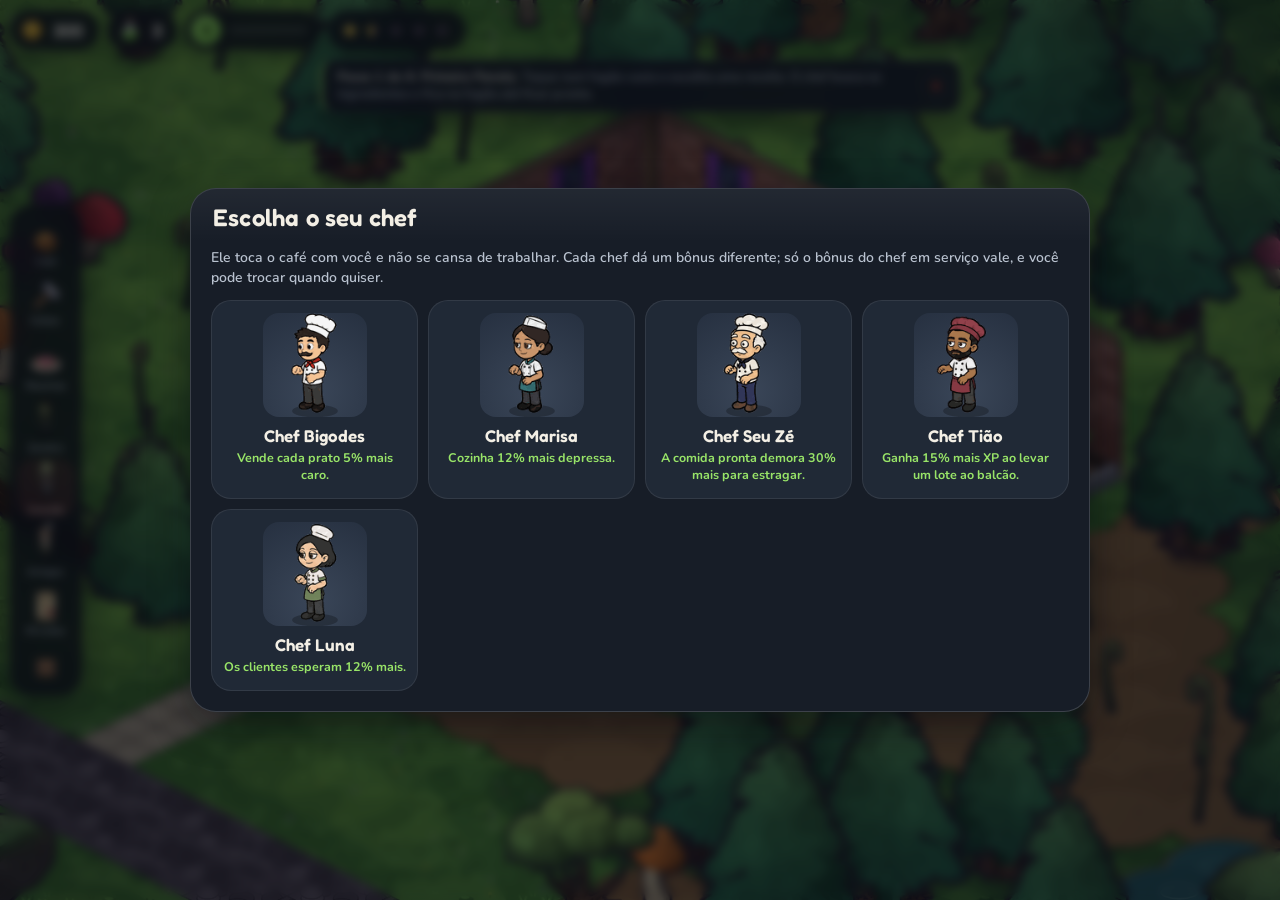
<file: index.html>
<!doctype html>
<html lang="pt-BR">
<head>
  <meta charset="utf-8">
  <meta name="viewport" content="width=device-width, initial-scale=1, maximum-scale=1, user-scalable=no">
  <title>Zombie Café — Protótipo</title>
  <link rel="preconnect" href="https://fonts.googleapis.com">
  <link rel="preconnect" href="https://fonts.gstatic.com" crossorigin>
  <link href="https://fonts.googleapis.com/css2?family=Fredoka:wght@500;600;700&family=Nunito:wght@600;700;800;900&display=swap" rel="stylesheet">
  <link rel="stylesheet" href="css/style.css">
</head>
<body>
  <canvas id="game"></canvas>

  <div id="hud">
    <div class="pill"><i class="ico coin"></i><span id="coins">0</span></div>
    <div class="pill"><i class="ico toxin"></i><span id="toxin">0</span></div>
    <div class="pill level" title="Nível e experiência"><b id="lvl">1</b><div class="xpbar"><i id="xpfill"></i></div></div>
    <button class="pill stars" id="rating" aria-label="Reputação"></button>
  </div>
  <div id="banner" class="hidden"></div>

  <div id="toolbar">
    <button data-act="shop" title="Loja" aria-label="Loja"><span class="bi" data-ic="chest"></span>Loja</button>
    <button data-act="edit" title="Editar" aria-label="Editar"><span class="bi" data-ic="hammer" data-px="34"></span>Editar</button>
    <button data-act="book" title="Receitas" aria-label="Receitas"><span class="bi" data-ic="book" data-px="34"></span>Receitas</button>
    <button data-act="zombies" title="Zumbis" aria-label="Zumbis"><span class="bi" data-ic="skull" data-px="34"></span>Zumbis</button>
    <button data-act="raid" class="hot" title="Invasão" aria-label="Invasão"><span class="bi" data-ic="bone" data-px="34"></span>Invasão</button>
    <button data-act="friends" title="Amigos" aria-label="Amigos"><span class="bi" data-ic="note" data-px="34"></span>Amigos</button>
    <button data-act="missions" title="Missões" aria-label="Missões"><span class="bi" data-ic="scroll" data-px="34"></span>Missões<b id="missbadge" style="display:none"></b></button>
    <button data-act="menu" class="small" title="Menu"><span class="bi" data-ic="menu" data-px="26"></span></button>
  </div>
  <div id="editbar" class="hidden"></div>
  <div id="raidbar" class="hidden"><span id="raidhint"></span><button id="sendall" class="btn buy">Atacar com todos</button><button id="retreat" class="btn ghost">Recuar</button></div>
  <div id="toasts"></div>
  <div id="cmenu" class="hidden"></div>

  <div id="modal" class="hidden">
    <div class="panel">
      <div class="phead"><h2></h2><button class="x" aria-label="Fechar" data-ic="close" data-px="20"></button></div>
      <div class="pbody"></div>
    </div>
  </div>

  <div id="loading">
    <h1>ZOMBIE CAFÉ</h1>
    <p>um café para os mortos</p>
    <div class="bar"><i></i></div>
  </div>

  <script src="js/config.js"></script>
  <script src="js/sprites-manifest.js"></script>
  <script src="js/chars-manifest.js"></script>
  <script src="js/props-manifest.js"></script>
  <script src="js/data.js"></script>
  <script src="js/staff.js"></script>
  <script src="js/assets.js"></script>
  <script src="js/variants.js"></script>
  <script src="js/icons.js"></script>
  <script src="js/state.js"></script>
  <script src="js/furniture.js"></script>
  <script src="js/decor.js"></script>
  <script src="js/world.js"></script>
  <script src="js/specials.js"></script>
  <script src="js/cafe.js"></script>
  <script src="js/social.js"></script>
  <script src="js/drag.js"></script>
  <script src="js/render.js"></script>
  <script src="js/raid.js"></script>
  <script src="js/ui.js"></script>
  <script src="js/main.js"></script>
</body>
</html>
</file>
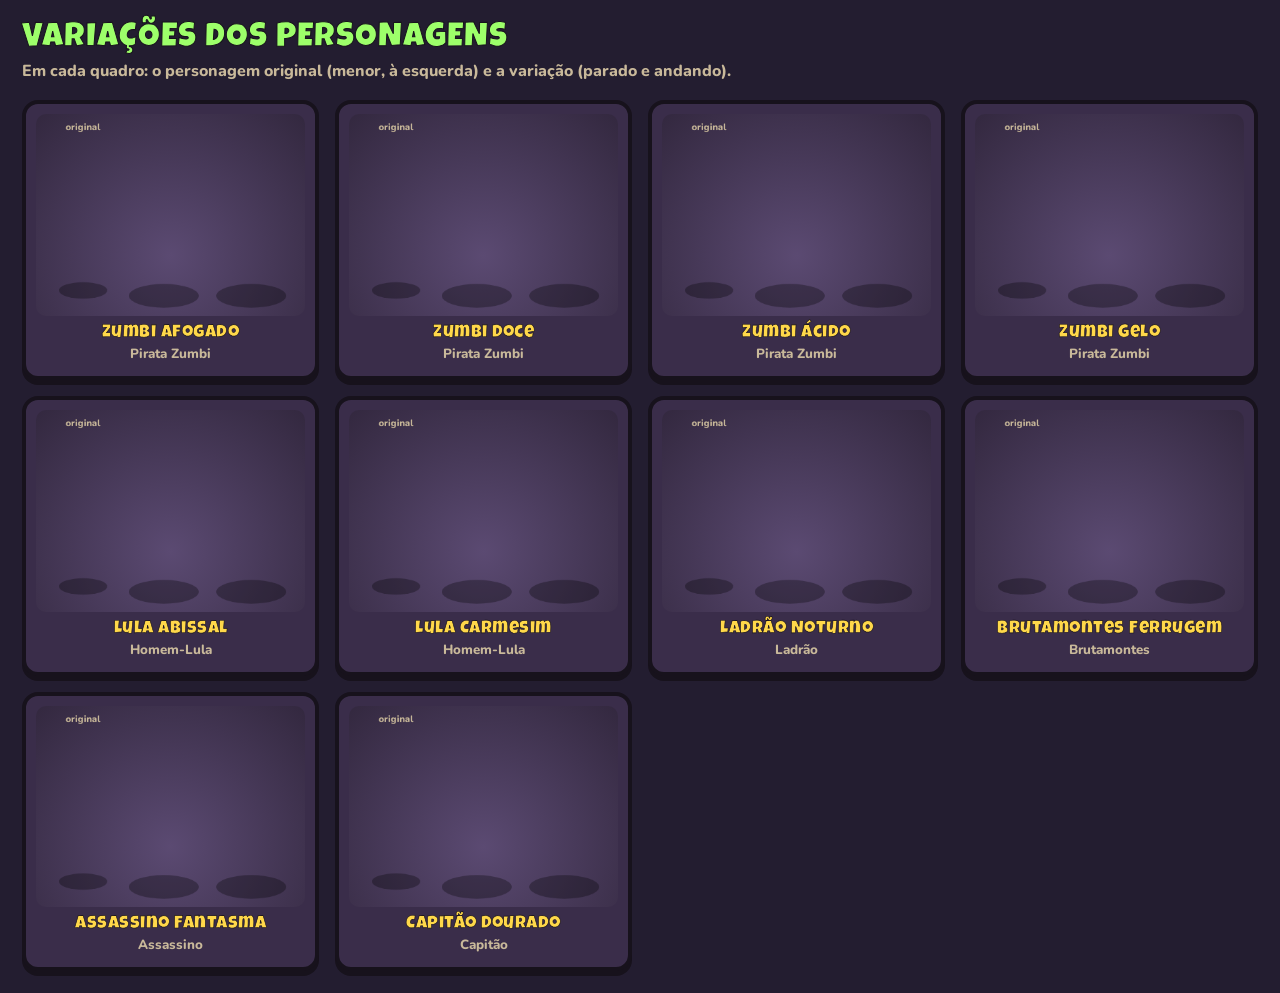
<file: variants.html>
<!doctype html>
<html lang="pt-BR">
<head>
<meta charset="utf-8">
<meta name="viewport" content="width=device-width, initial-scale=1">
<title>Variações dos personagens</title>
<link href="https://fonts.googleapis.com/css2?family=Luckiest+Guy&family=Nunito:wght@800;900&display=swap" rel="stylesheet">
<style>
  body { margin: 0; padding: 22px; background: #231d30; color: #f3e6c8; font-family: 'Nunito', sans-serif; }
  h1 { font: 34px 'Luckiest Guy', Impact, sans-serif; color: #9dff6a; margin: 0 0 4px; -webkit-text-stroke: 1px #17121c; letter-spacing: 1px; }
  p { margin: 0 0 18px; color: #c9b99a; font-weight: 800; }
  .grid { display: grid; grid-template-columns: repeat(auto-fill, minmax(250px, 1fr)); gap: 16px; }
  .card { background: #3a2d4a; border: 4px solid #17121c; border-radius: 16px; padding: 10px 10px 12px; box-shadow: 0 5px 0 #17121c; text-align: center; }
  .card canvas { width: 100%; height: auto; display: block; border-radius: 10px; background: radial-gradient(circle at 50% 70%, #5b4a72, #33283f); }
  .card b { display: block; margin-top: 8px; font: 18px 'Luckiest Guy', Impact, sans-serif; letter-spacing: .5px; color: #ffd84a; -webkit-text-stroke: .6px #17121c; }
  .card small { color: #c9b99a; font-weight: 800; }
</style>
</head>
<body>
<h1>VARIAÇÕES DOS PERSONAGENS</h1>
<p>Em cada quadro: o personagem original (menor, à esquerda) e a variação (parado e andando).</p>
<div class="grid" id="grid"></div>
<script src="js/sprites-manifest.js"></script>
<script src="js/props-manifest.js"></script>
<script src="js/data.js"></script>
<script src="js/assets.js"></script>
<script src="js/variants.js"></script>
<script>
  const ZC = window.ZC;
  const go = () => ZC.loadAssets(() => {}).then(() => {
    const grid = document.getElementById('grid');
    const W = 400, H = 300;
    for (const [id, v] of Object.entries(ZC.VARIANTS)) {
      const card = document.createElement('div'); card.className = 'card';
      const cv = document.createElement('canvas'); cv.width = W; cv.height = H; card.append(cv);
      const g = cv.getContext('2d');
      const shadow = (x, y, r) => { g.fillStyle = 'rgba(0,0,0,.3)'; g.beginPath(); g.ellipse(x, y, r, r * 0.34, 0, 0, Math.PI * 2); g.fill(); };
      shadow(70, 262, 36); ZC.drawSprite(g, v.base, 'idle_front', 0.1, 70, 258, 0.62);          // original
      shadow(190, 270, 52); ZC.drawSprite(g, v.base, 'idle_front', 0.1, 190, 266, 1.0, { tint: id });   // variation, standing
      shadow(320, 270, 52); ZC.drawSprite(g, v.base, 'walk_left', 0.18, 320, 266, 1.0, { tint: id });    // variation, walking
      g.fillStyle = '#c9b99a'; g.font = '800 14px Nunito, sans-serif'; g.textAlign = 'center'; g.fillText('original', 70, 24);
      const name = document.createElement('b'); name.textContent = v.name;
      const sub = document.createElement('small'); sub.textContent = ZC.UNITS[v.base].name;
      card.append(name, sub); grid.append(card);
    }
    document.title = 'Variações dos personagens (pronto)';
  });
  (document.fonts ? document.fonts.ready : Promise.resolve()).then(go);

  // one flat picture of every variation (for sharing): ?sheet=1 posts it to a local receiver
  window.makeSheet = function () {
    const ids = Object.keys(ZC.VARIANTS), cols = 5, cw = 400, ch = 330, gap = 16, top = 78;
    const cv = document.createElement('canvas');
    cv.width = cols * cw + (cols + 1) * gap; cv.height = top + Math.ceil(ids.length / cols) * (ch + gap) + gap;
    const g = cv.getContext('2d');
    g.fillStyle = '#231d30'; g.fillRect(0, 0, cv.width, cv.height);
    g.font = '40px "Luckiest Guy", Impact, sans-serif'; g.textAlign = 'left'; g.lineWidth = 6; g.strokeStyle = '#17121c'; g.fillStyle = '#9dff6a';
    g.strokeText('VARIAÇÕES DOS PERSONAGENS', gap + 4, 52); g.fillText('VARIAÇÕES DOS PERSONAGENS', gap + 4, 52);
    ids.forEach((id, i) => {
      const v = ZC.VARIANTS[id], x = gap + (i % cols) * (cw + gap), y = top + Math.floor(i / cols) * (ch + gap);
      g.fillStyle = '#17121c'; g.beginPath(); g.roundRect(x, y + 5, cw, ch, 18); g.fill();
      g.fillStyle = '#3a2d4a'; g.strokeStyle = '#17121c'; g.lineWidth = 4; g.beginPath(); g.roundRect(x, y, cw, ch, 18); g.fill(); g.stroke();
      const pan = g.createRadialGradient(x + cw / 2, y + 200, 10, x + cw / 2, y + 200, 230); pan.addColorStop(0, '#6a5584'); pan.addColorStop(1, '#33283f');
      g.fillStyle = pan; g.beginPath(); g.roundRect(x + 10, y + 10, cw - 20, 230, 12); g.fill();
      const shadow = (sx, sy, r) => { g.fillStyle = 'rgba(0,0,0,.3)'; g.beginPath(); g.ellipse(sx, sy, r, r * 0.34, 0, 0, Math.PI * 2); g.fill(); };
      shadow(x + 70, y + 208, 36); ZC.drawSprite(g, v.base, 'idle_front', 0.1, x + 70, y + 204, 0.62);
      shadow(x + 190, y + 218, 52); ZC.drawSprite(g, v.base, 'idle_front', 0.1, x + 190, y + 214, 1.0, { tint: id });
      shadow(x + 320, y + 218, 52); ZC.drawSprite(g, v.base, 'walk_left', 0.18, x + 320, y + 214, 1.0, { tint: id });
      g.fillStyle = '#c9b99a'; g.font = '800 14px Nunito, sans-serif'; g.textAlign = 'center'; g.fillText('original', x + 70, y + 32);
      g.font = '24px "Luckiest Guy", Impact, sans-serif'; g.lineWidth = 5; g.strokeStyle = '#17121c'; g.fillStyle = '#ffd84a';
      g.strokeText(v.name, x + cw / 2, y + 278); g.fillText(v.name, x + cw / 2, y + 278);
      g.font = '800 15px Nunito, sans-serif'; g.fillStyle = '#c9b99a'; g.fillText('variação de ' + ZC.UNITS[v.base].name, x + cw / 2, y + 306);
    });
    return cv;
  };
  window.saveSheet = () => fetch('http://localhost:5199/', { method: 'POST', body: makeSheet().toDataURL('image/png') }).then(r => r.text());
</script>
</body>
</html>
</file>
<file: css/style.css>
/* Zombie Café - interface.
   A dark, translucent interface that stays out of the way of the café: slate surfaces, one zombie-lime accent,
   amber for money, rounded Fredoka headings. Thin 1px edges instead of heavy outlines, to match the new characters. */
:root {
  --bg: #10141b;
  --s1: rgba(18, 23, 32, .86);       /* floating glass (HUD, dock, bars) */
  --s1-solid: #171d27;               /* panels */
  --s2: #202936;                     /* cards on panels */
  --s3: #2b3544;                     /* buttons, chips */
  --s4: #364255;
  --line: rgba(255, 255, 255, .08);
  --line2: rgba(255, 255, 255, .16);
  --tx: #f3efe5;
  --tx2: #b9c2cf;
  --tx3: #8793a2;
  --lime: #98e468;
  --lime-2: #7ed24e;
  --lime-ink: #10200a;
  --amber: #ffbf5a;
  --coral: #ff7566;
  --sky: #72d4ff;
  --violet: #a98bff;
  --display: "Fredoka", "Nunito", system-ui, sans-serif;
  --body: "Nunito", system-ui, sans-serif;
  --shadow: 0 14px 36px rgba(4, 6, 12, .5);
  --glass: blur(12px) saturate(1.2);
  /* kept for older rules and inline styles */
  --ink: #f3efe5; --green: #98e468; --green-d: #5aa63a; --gold: #ffbf5a; --red: #ff7566;
}
* { box-sizing: border-box; }
html, body { margin: 0; height: 100%; overflow: hidden; background: var(--bg); font-family: var(--body); color: var(--tx); -webkit-user-select: none; user-select: none; -webkit-tap-highlight-color: transparent; }
canvas#game { display: block; touch-action: none; cursor: pointer; }
.hidden { display: none !important; }
button { font-family: inherit; }
:focus-visible { outline: 2px solid var(--lime); outline-offset: 2px; }

/* ---------- HUD ---------- */
#hud { position: fixed; top: 10px; left: 10px; right: 10px; display: flex; gap: 8px; flex-wrap: wrap; pointer-events: none; }
.pill { display: flex; align-items: center; gap: 8px; height: 40px; padding: 0 14px 0 8px; color: var(--tx); background: var(--s1); border: 1px solid var(--line); border-radius: 999px; box-shadow: 0 6px 18px rgba(4, 6, 12, .35); -webkit-backdrop-filter: var(--glass); backdrop-filter: var(--glass); font: 600 18px var(--display); letter-spacing: .2px; }
.pill.level { padding: 0 12px 0 5px; }
.pill.level b { display: grid; place-items: center; width: 30px; height: 30px; border-radius: 50%; background: linear-gradient(160deg, var(--lime), var(--lime-2)); color: var(--lime-ink); font: 700 16px var(--display); }
.xpbar { width: 78px; height: 8px; border-radius: 6px; background: rgba(255, 255, 255, .12); overflow: hidden; }
.xpbar i { display: block; height: 100%; background: linear-gradient(90deg, var(--lime), #d6f58a); width: 0; border-radius: 6px; transition: width .3s; }
.pill.stars { display: flex; gap: 1px; align-items: center; padding: 0 12px 0 10px; cursor: pointer; pointer-events: auto; position: relative; color: var(--amber); }
.pill.stars:hover { background: rgba(30, 38, 52, .92); }
.pill.stars.bonus { border-color: var(--amber); box-shadow: 0 0 0 2px rgba(255, 191, 90, .3), 0 6px 18px rgba(4, 6, 12, .35); }
.pill .closedtag { position: absolute; left: 50%; bottom: -9px; transform: translateX(-50%); background: var(--coral); color: #2a0b07; border-radius: 6px; padding: 1px 6px; font: 800 9px var(--body); letter-spacing: .5px; }
.ico { display: inline-block; width: 26px; height: 26px; flex: none; background: center / contain no-repeat; filter: drop-shadow(0 1px 1px rgba(0, 0, 0, .35)); }
.ico.coin { background-image: var(--ic-coin); }
.ico.toxin { background-image: var(--ic-flask); width: 28px; }
.cost .ico { width: 18px; height: 18px; vertical-align: -4px; margin-right: 3px; }
.cost .ico.toxin { width: 18px; }
.gi { display: inline-block; vertical-align: middle; flex: none; }
.wi { display: inline-flex; align-items: center; gap: 4px; }
.cost { white-space: nowrap; font-weight: 900; }
.phead .x, #cmenu .cclose { display: grid; place-items: center; }

/* ---------- dock (left) ---------- */
#editbar, #raidbar { position: fixed; bottom: 12px; left: 50%; transform: translateX(-50%); display: flex; gap: 8px; align-items: center; max-width: calc(100vw - 16px); }
#toolbar { position: fixed; top: 50%; left: 10px; transform: translateY(-50%); display: flex; flex-direction: column; gap: 4px; align-items: center; max-height: calc(100vh - 20px); overflow-y: auto; padding: 6px; scrollbar-width: none; background: var(--s1); border: 1px solid var(--line); border-radius: 22px; box-shadow: var(--shadow); -webkit-backdrop-filter: var(--glass); backdrop-filter: var(--glass); }
#toolbar::-webkit-scrollbar { display: none; }
#toolbar.hidden { display: none; }
#toolbar button { position: relative; display: flex; flex-direction: column; align-items: center; justify-content: center; gap: 1px; width: 58px; min-width: 0; height: 58px; padding: 2px 0 0; font: 700 10px var(--body); letter-spacing: .2px; color: var(--tx2); background: transparent; border: 0; border-radius: 16px; cursor: pointer; transition: background .15s, color .15s, transform .1s; }
#toolbar button:hover { background: rgba(255, 255, 255, .07); color: var(--tx); }
#toolbar button:active { transform: scale(.94); }
#toolbar button.hot { color: #ffd5cf; background: rgba(255, 117, 102, .14); }
#toolbar button.hot:hover { background: rgba(255, 117, 102, .24); }
#toolbar button.small { height: 44px; }
#toolbar .bi { display: grid; place-items: center; line-height: 1; }
#toolbar .bi canvas { display: block; width: 34px; height: 34px; }
#missbadge { position: absolute; top: 2px; right: 6px; min-width: 18px; height: 18px; padding: 0 5px; border-radius: 9px; background: var(--coral); color: #2a0b07; font: 700 11px var(--display); display: grid; place-items: center; box-shadow: 0 0 0 2px var(--s1-solid); }
#editbar, #raidbar { background: var(--s1); border: 1px solid var(--line); border-radius: 18px; padding: 8px 12px; box-shadow: var(--shadow); -webkit-backdrop-filter: var(--glass); backdrop-filter: var(--glass); font-weight: 700; flex-wrap: wrap; justify-content: center; }
#editbar span { padding: 0 4px; }

/* ---------- buttons ---------- */
.btn { font: 800 14px var(--body); color: var(--tx); background: var(--s3); border: 1px solid var(--line2); border-radius: 12px; padding: 8px 14px; cursor: pointer; display: inline-flex; align-items: center; justify-content: center; gap: 5px; white-space: nowrap; transition: background .15s, transform .1s, border-color .15s; }
.btn:hover:not(:disabled) { background: var(--s4); border-color: rgba(255, 255, 255, .26); }
.btn:active:not(:disabled) { transform: translateY(1px) scale(.98); }
.btn.buy { color: var(--lime-ink); border-color: rgba(255, 255, 255, .3); background: linear-gradient(180deg, #a8ee78, #86d455); box-shadow: 0 2px 0 #3f7a26, 0 8px 18px rgba(120, 220, 80, .18); }
.btn.buy:hover:not(:disabled) { background: linear-gradient(180deg, #b6f48a, #93de62); }
.btn.buy .cost { color: var(--lime-ink); }
.btn.ghost { background: transparent; color: var(--tx2); }
.btn.on { background: rgba(152, 228, 104, .2); border-color: var(--lime); color: var(--lime); opacity: 1; }
.btn:disabled { opacity: .38; cursor: not-allowed; box-shadow: none; }
.btn.on:disabled { opacity: 1; cursor: default; }

/* ---------- toasts ---------- */
#toasts { position: fixed; top: 62px; left: 50%; transform: translateX(-50%); display: flex; flex-direction: column; align-items: center; gap: 6px; pointer-events: none; width: min(92vw, 540px); }
.toast { color: var(--tx); background: rgba(22, 28, 38, .94); border: 1px solid var(--line2); border-left: 3px solid var(--sky); border-radius: 12px; padding: 8px 14px; font-weight: 700; font-size: 14px; line-height: 1.3; box-shadow: var(--shadow); transition: opacity .4s, transform .4s; text-align: center; -webkit-backdrop-filter: var(--glass); backdrop-filter: var(--glass); }
.toast.bad { border-left-color: var(--coral); }
.toast.good { border-left-color: var(--lime); }
.toast.level { color: var(--lime-ink); background: linear-gradient(135deg, #a8ee78, #ffd36b); border-color: rgba(255, 255, 255, .4); border-left-width: 1px; font: 600 16px var(--display); }
.toast.out { opacity: 0; transform: translateY(-8px); }

/* ---------- modal ---------- */
#modal { position: fixed; inset: 0; z-index: 40; background: rgba(6, 8, 14, .62); -webkit-backdrop-filter: blur(5px); backdrop-filter: blur(5px); display: grid; place-items: center; padding: 12px; }
.panel { width: min(660px, 100%); max-height: calc(100vh - 24px); display: flex; flex-direction: column; background: var(--s1-solid); color: var(--tx); border: 1px solid var(--line2); border-radius: 26px; box-shadow: var(--shadow); overflow: hidden; }
.phead { display: flex; align-items: center; justify-content: space-between; padding: 14px 14px 10px 22px; background: linear-gradient(180deg, rgba(255, 255, 255, .05), transparent); }
.phead h2 { margin: 0; font: 600 24px var(--display); letter-spacing: .2px; color: var(--tx); }
.phead .x { width: 36px; height: 36px; border-radius: 50%; border: 1px solid var(--line2); background: var(--s3); color: var(--tx); cursor: pointer; }
.phead .x:hover { background: var(--s4); }
.pbody { padding: 6px 20px 20px; overflow-y: auto; scrollbar-width: thin; scrollbar-color: var(--s4) transparent; }
.pbody h3 { font: 600 17px var(--display); letter-spacing: .2px; margin: 18px 0 8px; color: var(--lime); }
.hint { margin: 0 0 12px; color: var(--tx2); font-weight: 600; font-size: 14px; line-height: 1.45; }
.tabs { display: flex; gap: 6px; margin-bottom: 14px; overflow-x: auto; padding-bottom: 4px; scrollbar-width: none; }
.tabs::-webkit-scrollbar { display: none; }
.tab { flex: none; white-space: nowrap; font: 600 14px var(--display); color: var(--tx2); border: 1px solid var(--line); border-radius: 999px; padding: 6px 14px; background: var(--s2); cursor: pointer; transition: background .15s, color .15s; }
.tab:hover { background: var(--s3); color: var(--tx); }
.tab.on { background: var(--lime); border-color: var(--lime); color: var(--lime-ink); }

.grid { display: grid; grid-template-columns: repeat(auto-fill, minmax(146px, 1fr)); gap: 10px; }
.card { display: flex; flex-direction: column; align-items: center; gap: 5px; text-align: center; background: var(--s2); border: 1px solid var(--line); border-radius: 18px; padding: 10px; }
.card.wide { align-items: stretch; text-align: left; }
.card.wide .info { display: flex; flex-direction: column; gap: 8px; align-items: flex-start; }
.card.wide p { margin: 0; color: var(--tx2); font-weight: 600; line-height: 1.45; }
.card b { font: 600 15px var(--display); }
.card small { color: var(--tx2); font-weight: 600; min-height: 2.4em; font-size: 12px; line-height: 1.3; }
.card canvas { background: radial-gradient(circle at 50% 60%, #3a4658, #263040); border-radius: 14px; }
.locked { opacity: .5; filter: grayscale(.6); }

.list { display: flex; flex-direction: column; gap: 8px; }
.row { display: flex; align-items: center; gap: 12px; background: var(--s2); border: 1px solid var(--line); border-radius: 18px; padding: 10px 12px; }
.row > canvas { flex: none; background: radial-gradient(circle at 50% 70%, #3a4658, #263040); border-radius: 14px; }
.row .info { flex: 1; min-width: 0; display: flex; flex-direction: column; gap: 3px; }
.row .info b { font: 600 16px var(--display); }
.row .info small { color: var(--tx2); font-weight: 600; font-size: 12.5px; line-height: 1.35; }
.row .acts, .menu .acts { display: flex; flex-direction: column; gap: 6px; }
.menu .acts { flex-direction: row; flex-wrap: wrap; margin-top: 14px; }
.menu ul { margin: 0; padding-left: 20px; font-weight: 600; line-height: 1.5; color: var(--tx2); }
.menu li { margin-bottom: 5px; }
.menu li b { color: var(--tx); }
.row.dim { opacity: .72; }
.row.dim > canvas { filter: grayscale(.7); }
.erow { display: flex; align-items: center; gap: 8px; }
.ebar { flex: 1; max-width: 170px; height: 9px; border-radius: 6px; background: rgba(255, 255, 255, .12); overflow: hidden; }
.ebar i { display: block; height: 100%; border-radius: 6px; }
.foes { display: flex; flex: none; }
.foes canvas { margin-right: -14px; background: transparent !important; }
.picker { display: flex; flex-wrap: wrap; gap: 8px; }
.pick { display: flex; flex-direction: column; align-items: center; width: 84px; padding: 6px 4px; border: 1px solid var(--line); border-radius: 16px; background: var(--s2); color: var(--tx); cursor: pointer; opacity: .55; transition: opacity .15s, background .15s; }
.pick.on { background: rgba(152, 228, 104, .16); border-color: var(--lime); opacity: 1; }
.pick.tired { filter: grayscale(1); }
.pick small { font-weight: 700; font-size: 11px; white-space: nowrap; overflow: hidden; text-overflow: ellipsis; max-width: 100%; color: var(--tx2); }
.pick canvas { background: transparent !important; }
.result { display: flex; flex-direction: column; align-items: center; text-align: center; gap: 8px; font-weight: 600; color: var(--tx2); }
.result .big { font: 600 28px var(--display); margin: 0; }
.result .big.good { color: var(--lime); }
.result .big.bad { color: var(--coral); }
.recruit { display: flex; align-items: center; gap: 12px; background: rgba(152, 228, 104, .1); border: 1px solid rgba(152, 228, 104, .35); border-radius: 18px; padding: 8px 16px; text-align: left; }
.recruit canvas { background: transparent; }

/* ---------- loading and title ---------- */
#loading { position: fixed; inset: 0; display: grid; place-content: center; justify-items: center; gap: 10px; background: radial-gradient(ellipse at 50% 38%, #1d2a2a 0%, #10141b 62%); transition: opacity .5s; z-index: 50; }
#loading.done { opacity: 0; pointer-events: none; }
#loading h1 { margin: 0; font: 700 clamp(38px, 9vw, 68px) var(--display); letter-spacing: .5px; color: var(--lime); text-shadow: 0 0 40px rgba(152, 228, 104, .35), 0 4px 0 rgba(0, 0, 0, .35); }
#loading p { margin: 0 0 12px; color: var(--tx3); font-weight: 800; letter-spacing: 4px; text-transform: uppercase; font-size: 12px; }
#loading .bar { width: 240px; height: 8px; background: rgba(255, 255, 255, .1); border-radius: 6px; overflow: hidden; }
#loading .bar i { display: block; height: 100%; width: 0; background: linear-gradient(90deg, var(--lime), #d6f58a); border-radius: 6px; transition: width .15s; }

/* ---------- tutorial strip ---------- */
#banner { position: fixed; top: 60px; left: 50%; transform: translateX(-50%); display: flex; align-items: center; gap: 12px; background: rgba(24, 30, 42, .94); color: var(--tx); border: 1px solid var(--line2); border-left: 3px solid var(--lime); border-radius: 14px; padding: 8px 8px 8px 14px; box-shadow: var(--shadow); font-weight: 600; font-size: 13px; line-height: 1.3; width: min(640px, calc(100vw - 150px)); max-width: calc(100vw - 16px); z-index: 4; -webkit-backdrop-filter: var(--glass); backdrop-filter: var(--glass); }
#banner span { flex: 1; min-width: 0; color: var(--tx2); }
#banner b { color: var(--tx); }
#banner .btn { padding: 6px 10px; font-size: 13px; }
#banner .btn.ghost { padding: 6px 7px; }
#banner:not(.hidden) ~ #toasts { top: 124px; }

/* ---------- cookbook ---------- */
.panel.bookpanel { width: min(900px, 100%); }
.bookhint { margin: 0 0 10px; color: var(--tx2); font-weight: 600; font-size: 14px; }
.book { display: grid; grid-template-columns: 1fr 1fr; gap: 10px; }
.bpage { display: flex; flex-direction: column; gap: 10px; min-width: 0; }
.recipe { display: flex; gap: 12px; align-items: flex-start; padding: 12px; background: var(--s2); border: 1px solid var(--line); border-radius: 18px; }
.rpic { flex: none; background: radial-gradient(circle at 50% 65%, #3a4658, #263040); border-radius: 14px; padding: 2px; }
.rpic canvas { display: block; }
.rinfo { display: flex; flex-direction: column; gap: 4px; min-width: 0; flex: 1; }
.rinfo b { font: 600 17px var(--display); color: var(--tx); }
.rdesc { color: var(--tx3); font-weight: 600; font-size: 12.5px; }
.rstats { display: flex; flex-wrap: wrap; gap: 5px; font-size: 12px; font-weight: 700; color: var(--tx2); }
.rstats > * { display: inline-flex; align-items: center; gap: 4px; padding: 2px 9px; border-radius: 999px; background: rgba(255, 255, 255, .06); }
.rstats > .mast { background: transparent; padding: 0; }
.recipe .btn { align-self: flex-start; padding: 6px 12px; margin-top: 4px; }
.lock { color: var(--coral); font-weight: 800; font-size: 12.5px; }
.booknav { display: flex; align-items: center; justify-content: center; gap: 14px; margin-top: 14px; color: var(--tx2); font-weight: 700; }
.tag { display: inline-block; font: 800 10px var(--body); color: #3a2a06; background: var(--amber); border-radius: 6px; padding: 1px 6px; vertical-align: 2px; letter-spacing: .3px; text-transform: uppercase; margin-left: 4px; }
.tag.loot { background: var(--coral); color: #2a0b07; }
.favb { background: none; border: 0; padding: 0 2px; cursor: pointer; vertical-align: -3px; opacity: .5; }
.favb.on { opacity: 1; }
.favb canvas { background: transparent !important; }
@media (max-width: 700px) { .book { grid-template-columns: 1fr; } }

/* ---------- action box: tapping a customer, a worker or a stove ---------- */
#cmenu { position: fixed; z-index: 30; left: 84px; right: 10px; bottom: 12px; display: flex; justify-content: center; pointer-events: none; }
#cmenu.hidden { display: none; }
#cmenu .cbox { pointer-events: auto; position: relative; display: flex; align-items: center; gap: 14px; flex-wrap: wrap; justify-content: center; background: rgba(20, 26, 36, .94); color: var(--tx); border: 1px solid var(--line2); border-radius: 22px; padding: 10px 12px 10px 16px; box-shadow: var(--shadow); max-width: 100%; -webkit-backdrop-filter: var(--glass); backdrop-filter: var(--glass); }
#cmenu .cbox > canvas { background: radial-gradient(circle at 50% 70%, #3a4658, #263040); border-radius: 14px; }
#cmenu .cacts .btn { min-width: 100px; height: 38px; padding: 0 12px; gap: 6px; }
#cmenu .cinfo { display: flex; flex-direction: column; gap: 2px; min-width: 150px; max-width: 340px; }
#cmenu .cinfo b { font: 600 16px var(--display); }
#cmenu .cinfo small { color: var(--tx2); font-weight: 600; font-size: 12px; line-height: 1.3; }
#cmenu .cwhy { color: var(--coral) !important; }
#cmenu .cwhy.ok { color: var(--lime) !important; }
#cmenu .erow { display: flex; align-items: center; gap: 8px; }
#cmenu .ebar { flex: 1; min-width: 90px; height: 8px; }
#cmenu .cacts { display: flex; gap: 8px; flex-wrap: wrap; align-items: center; }
#cmenu .cclose { flex: none; width: 34px; height: 34px; min-width: 0; padding: 0; border-radius: 50%; }
#cmenu .becomes { opacity: .6; display: grid; place-items: center; }
#cmenu .becomes canvas { background: transparent !important; }

/* ---------- missions ---------- */
.missionpanel .pbody { max-height: min(72vh, 660px); }
.chap { margin: 18px 0 8px; font: 600 17px var(--display); color: var(--lime); }
.chap small { font: 700 12px var(--body); color: var(--tx3); }
.chap.lockedc { opacity: .5; }
.mission { display: flex; align-items: center; justify-content: space-between; gap: 12px; padding: 10px 12px; margin: 6px 0; background: var(--s2); border: 1px solid var(--line); border-radius: 16px; }
.mission.ready { border-color: var(--lime); box-shadow: 0 0 0 3px rgba(152, 228, 104, .16); }
.mission.claimed { opacity: .5; }
.mission .minfo { display: flex; flex-direction: column; gap: 2px; flex: 1; min-width: 0; }
.mission .minfo b { font: 600 15px var(--display); }
.mission .minfo small { color: var(--tx2); font-weight: 600; }
.mission .mbar { height: 6px; border-radius: 4px; background: rgba(255, 255, 255, .1); overflow: hidden; margin-top: 4px; }
.mission .mbar i { display: block; height: 100%; background: linear-gradient(90deg, var(--lime), #d6f58a); border-radius: 4px; }
.mission .mnum { font-size: 11.5px; color: var(--tx3) !important; }
.mission .mact { display: flex; flex-direction: column; align-items: flex-end; gap: 6px; }
.mission .mrew { display: flex; gap: 8px; font-weight: 800; font-size: 13px; }
.mission .mdone { color: var(--lime); font-weight: 800; }
@media (max-width: 560px) { .mission { flex-direction: column; align-items: stretch; } .mission .mact { flex-direction: row; align-items: center; justify-content: space-between; } }

/* ---------- raid bar ---------- */
#raidbar { flex-wrap: wrap; justify-content: center; padding: 8px 14px; }
#raidhint { font-weight: 700; color: var(--tx2); font-size: 14px; }
#raidhint:empty { display: none; }
#raidbar.hidden { display: none; }

/* ---------- daily prize ---------- */
.daily { text-align: center; color: var(--tx2); font-weight: 600; }
.daily .big { font: 600 22px var(--display); color: var(--tx); display: flex; gap: 8px; align-items: center; justify-content: center; margin: 14px 0; }
.ddays { display: flex; gap: 6px; justify-content: center; flex-wrap: wrap; }
.dday { min-width: 64px; padding: 8px 4px; border: 1px solid var(--line); border-radius: 14px; background: var(--s2); display: flex; flex-direction: column; align-items: center; gap: 3px; font-weight: 700; font-size: 12px; }
.dday.past { opacity: .45; }
.dday.now { border-color: var(--lime); background: rgba(152, 228, 104, .14); box-shadow: 0 0 0 3px rgba(152, 228, 104, .14); }
.mast { gap: 1px; }

/* ---------- staff, reputation, chefs ---------- */
.attrs { display: flex; align-items: center; flex-wrap: wrap; gap: 2px; }
.attrs .mast canvas, .cinfo .mast canvas { background: transparent !important; display: inline-block !important; }
.roles { display: flex; gap: 4px; flex-wrap: wrap; }
.roles .btn { padding: 5px 9px; font-size: 12px; }
.replog { display: flex; gap: 12px; align-items: center; background: var(--s2); border: 1px solid var(--line); border-radius: 14px; padding: 6px 12px; font-weight: 700; color: var(--tx2); }
.replog b { min-width: 54px; font: 600 15px var(--display); }
.replog.up b { color: var(--lime); } .replog.down b { color: var(--coral); }
.rep p { margin: 8px 0; color: var(--tx2); font-weight: 600; line-height: 1.5; } .rep p b { color: var(--tx); }
.rep .big { display: flex; align-items: center; gap: 8px; font: 600 24px var(--display); color: var(--tx) !important; }
.rep .acts { display: flex; margin-top: 12px; }
.chefgrid { display: grid; grid-template-columns: repeat(auto-fill, minmax(168px, 1fr)); gap: 10px; }
.chefcard { display: flex; flex-direction: column; align-items: center; gap: 4px; text-align: center; padding: 12px 10px 14px; color: var(--tx); background: var(--s2); border: 1px solid var(--line); border-radius: 20px; cursor: pointer; transition: transform .12s, border-color .15s, background .15s; }
.chefcard:hover { transform: translateY(-3px); border-color: var(--lime); background: var(--s3); }
.chefcard.on { border-color: var(--lime); box-shadow: 0 0 0 3px rgba(152, 228, 104, .18); }
.chefcard canvas { background: radial-gradient(circle at 50% 75%, #3a4658, #263040) !important; border-radius: 16px; }
.chefcard b { font: 600 17px var(--display); margin-top: 4px; }
.chefcard small { color: var(--lime); font-weight: 700; font-size: 12.5px; line-height: 1.35; }
.panel.chefpanel { width: min(900px, 100%); }
#lockscreen { position: fixed; inset: 0; z-index: 60; display: grid; place-content: center; justify-items: center; gap: 12px; padding: 20px; text-align: center; background: rgba(10, 13, 20, .95); color: var(--tx); }
#lockscreen h2 { font: 600 30px var(--display); color: var(--lime); margin: 0; }
#lockscreen p { max-width: 420px; margin: 0; font-weight: 600; color: var(--tx2); }

/* ---------- small screens ---------- */
@media (max-width: 560px) {
  #toolbar { left: 6px; padding: 4px; border-radius: 18px; }
  #toolbar button { width: 48px; height: 50px; font-size: 9px; }
  #toolbar .bi canvas { width: 28px; height: 28px; }
  .pill { font-size: 15px; height: 34px; padding: 0 10px 0 6px; }
  .ico { width: 21px; height: 21px; } .ico.toxin { width: 22px; }
  .xpbar { width: 44px; }
  .row { flex-wrap: wrap; }
  #cmenu { left: 66px; right: 6px; bottom: 8px; }
  #cmenu .cbox { gap: 8px 12px; padding: 8px 10px; }
  #cmenu .cbox > canvas { display: none; }
  #cmenu .cinfo { min-width: 0; flex: 1 1 100%; }
  #cmenu .cacts { gap: 6px; flex: 1 1 0; }
  #cmenu .cacts .btn { min-width: 0; flex: 1; padding: 0 8px; font-size: 13px; }
  .pbody { padding: 4px 14px 16px; }
  .phead { padding: 12px 10px 8px 16px; }
}
/* phones held sideways: short screens get a compact layout */
@media (max-height: 520px) {
  #hud { top: 6px; left: 6px; right: 6px; gap: 6px; flex-wrap: nowrap; }
  .pill { font-size: 15px; height: 32px; padding: 0 10px 0 6px; }
  .ico { width: 20px; height: 20px; } .ico.toxin { width: 20px; }
  .xpbar { width: 40px; height: 7px; }
  .pill.level b { width: 24px; height: 24px; font-size: 13px; }
  #toolbar { top: 44px; transform: none; left: 5px; gap: 2px; padding: 4px; max-height: calc(100vh - 50px); border-radius: 16px; }
  #toolbar button { width: 44px; height: 40px; font-size: 0; border-radius: 12px; padding: 0; }
  #toolbar .bi canvas { width: 28px; height: 28px; }
  #banner { top: 42px; font-size: 11px; width: min(560px, calc(100vw - 120px)); padding: 5px 6px 5px 10px; }
  #banner:not(.hidden) ~ #toasts { top: 92px; }
  #raidbar, #editbar { bottom: 6px; padding: 5px 10px; }
  .panel { max-height: calc(100vh - 12px); border-radius: 20px; }
  .pbody { padding: 2px 12px 12px; }
  #cmenu { left: 58px; bottom: 6px; }
  #cmenu .cbox { padding: 6px 8px; gap: 6px 10px; }
  .chefgrid { grid-template-columns: repeat(auto-fill, minmax(130px, 1fr)); }
}
@media (prefers-reduced-motion: reduce) { * { transition: none !important; } }

/* ---------- recipe variants ---------- */
.vchips { display: flex; flex-wrap: wrap; gap: 5px; margin: 2px 0; }
.vchip { display: inline-flex; align-items: center; gap: 5px; font: 700 11.5px var(--body); color: var(--tx2); background: var(--s3); border: 1px solid var(--line); border-radius: 999px; padding: 3px 10px; cursor: pointer; }
.vchip i { width: 9px; height: 9px; border-radius: 50%; display: inline-block; }
.vchip:hover { color: var(--tx); border-color: var(--line2); }
.vchip.on { color: var(--lime-ink); background: var(--lime); border-color: var(--lime); }
.vchip.next { cursor: default; opacity: .6; background: transparent; border-style: dashed; }

/* ---------- friends and critics ---------- */
.frow { display: flex; flex-direction: column; gap: 6px; }
.orders { display: flex; flex-direction: column; gap: 6px; margin: 0 0 4px 22px; }
.orow { display: flex; align-items: center; gap: 12px; background: var(--s2); border: 1px solid var(--line); border-radius: 16px; padding: 8px 12px; }
.orow > canvas { flex: none; background: radial-gradient(circle at 50% 65%, #3a4658, #263040); border-radius: 12px; }
.orow .oinfo { flex: 1; min-width: 0; display: flex; flex-direction: column; gap: 2px; }
.orow .oinfo b { font: 600 15px var(--display); }
.orow .oinfo small { color: var(--tx2); font-weight: 600; font-size: 12.5px; }
.reviewbox { margin: 8px 0; padding: 10px 14px; border-radius: 16px; background: rgba(255, 191, 90, .1); border: 1px solid rgba(255, 191, 90, .4); color: var(--tx); font-weight: 600; line-height: 1.45; }
.reviewbox b { color: var(--amber); }
.panel.friendspanel { width: min(760px, 100%); }

/* short screens (phone on its side): keep the café visible */
@media (max-height: 520px) {
  #toasts { top: 42px; }
  #toasts .toast:nth-last-child(n+3) { display: none; }
  .toast { font-size: 12px; padding: 5px 10px; }
  .toast.level { font-size: 14px; }
  #cmenu .attrs, #cmenu .cbox > canvas, #cmenu .becomes { display: none; }
  #cmenu .cacts .btn { height: 34px; min-width: 0; padding: 0 10px; font-size: 13px; }
  #cmenu .cinfo b { font-size: 14px; }
}
</file>
